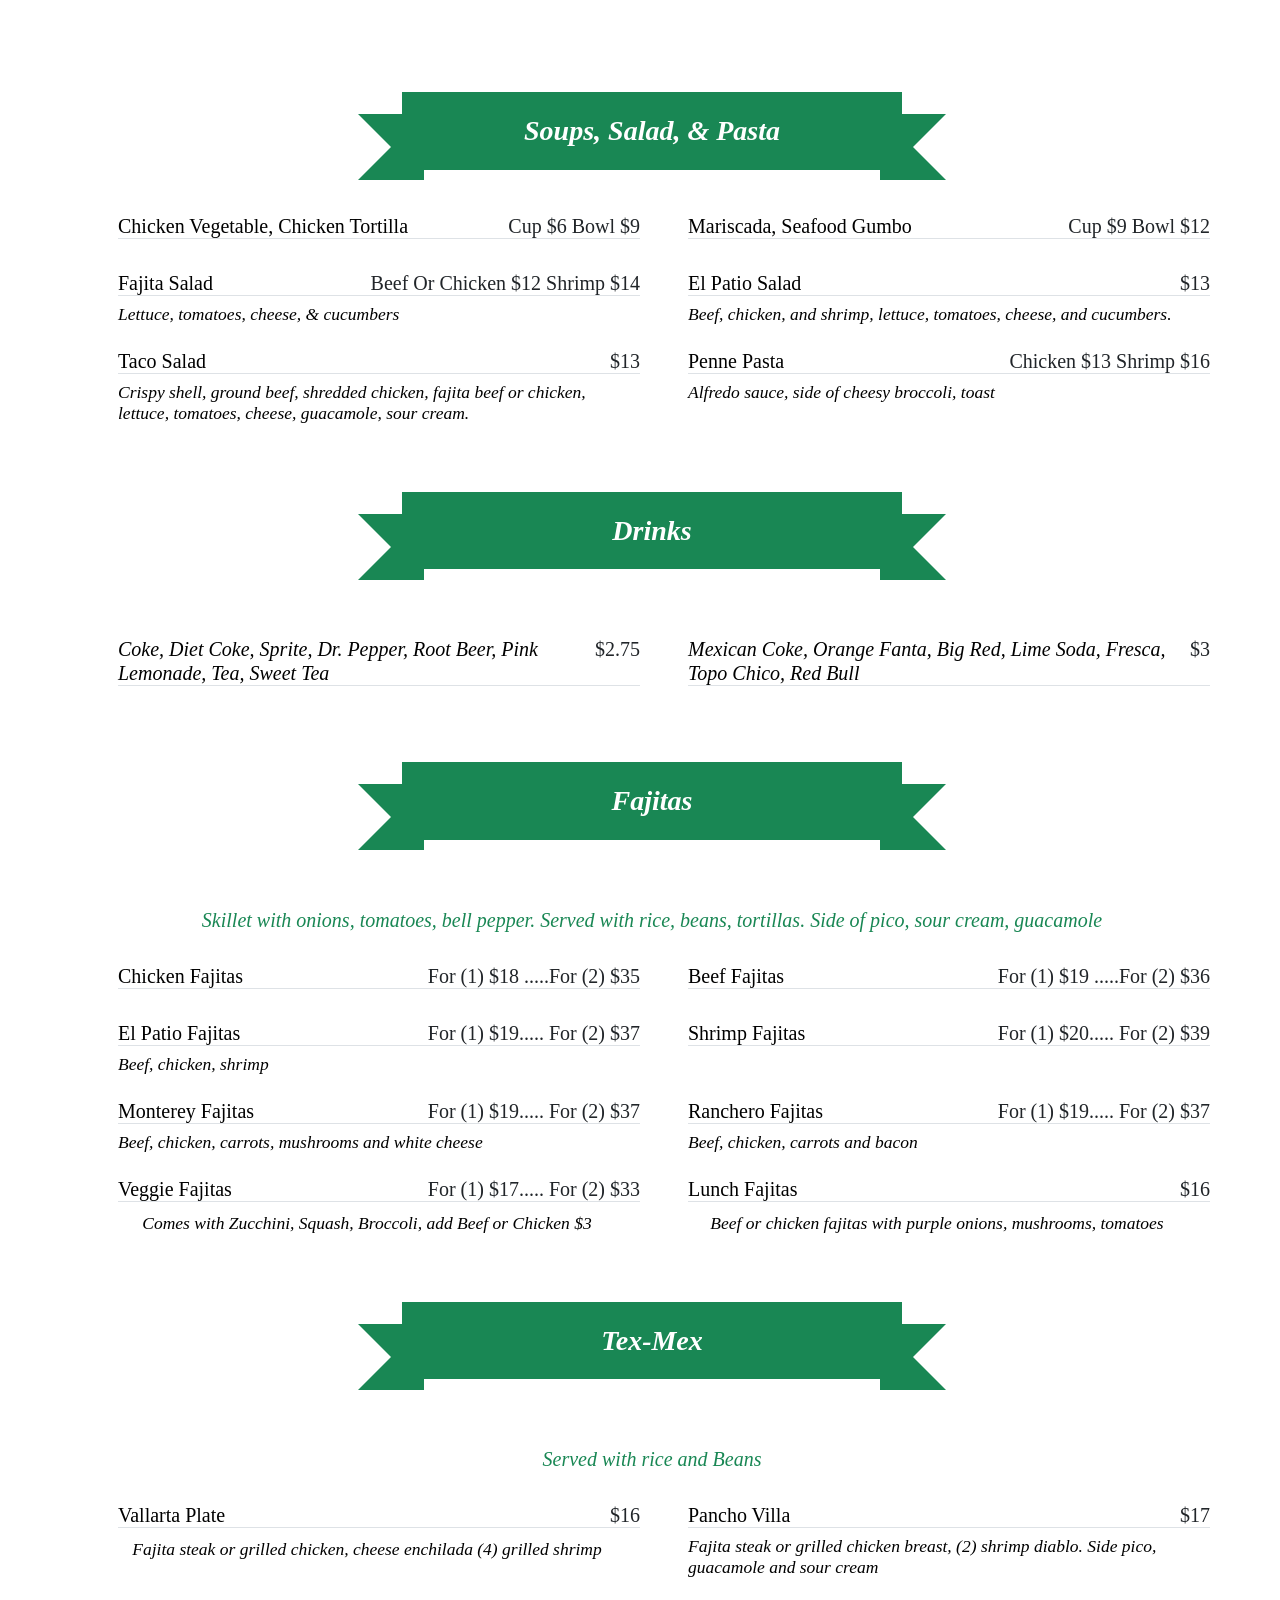
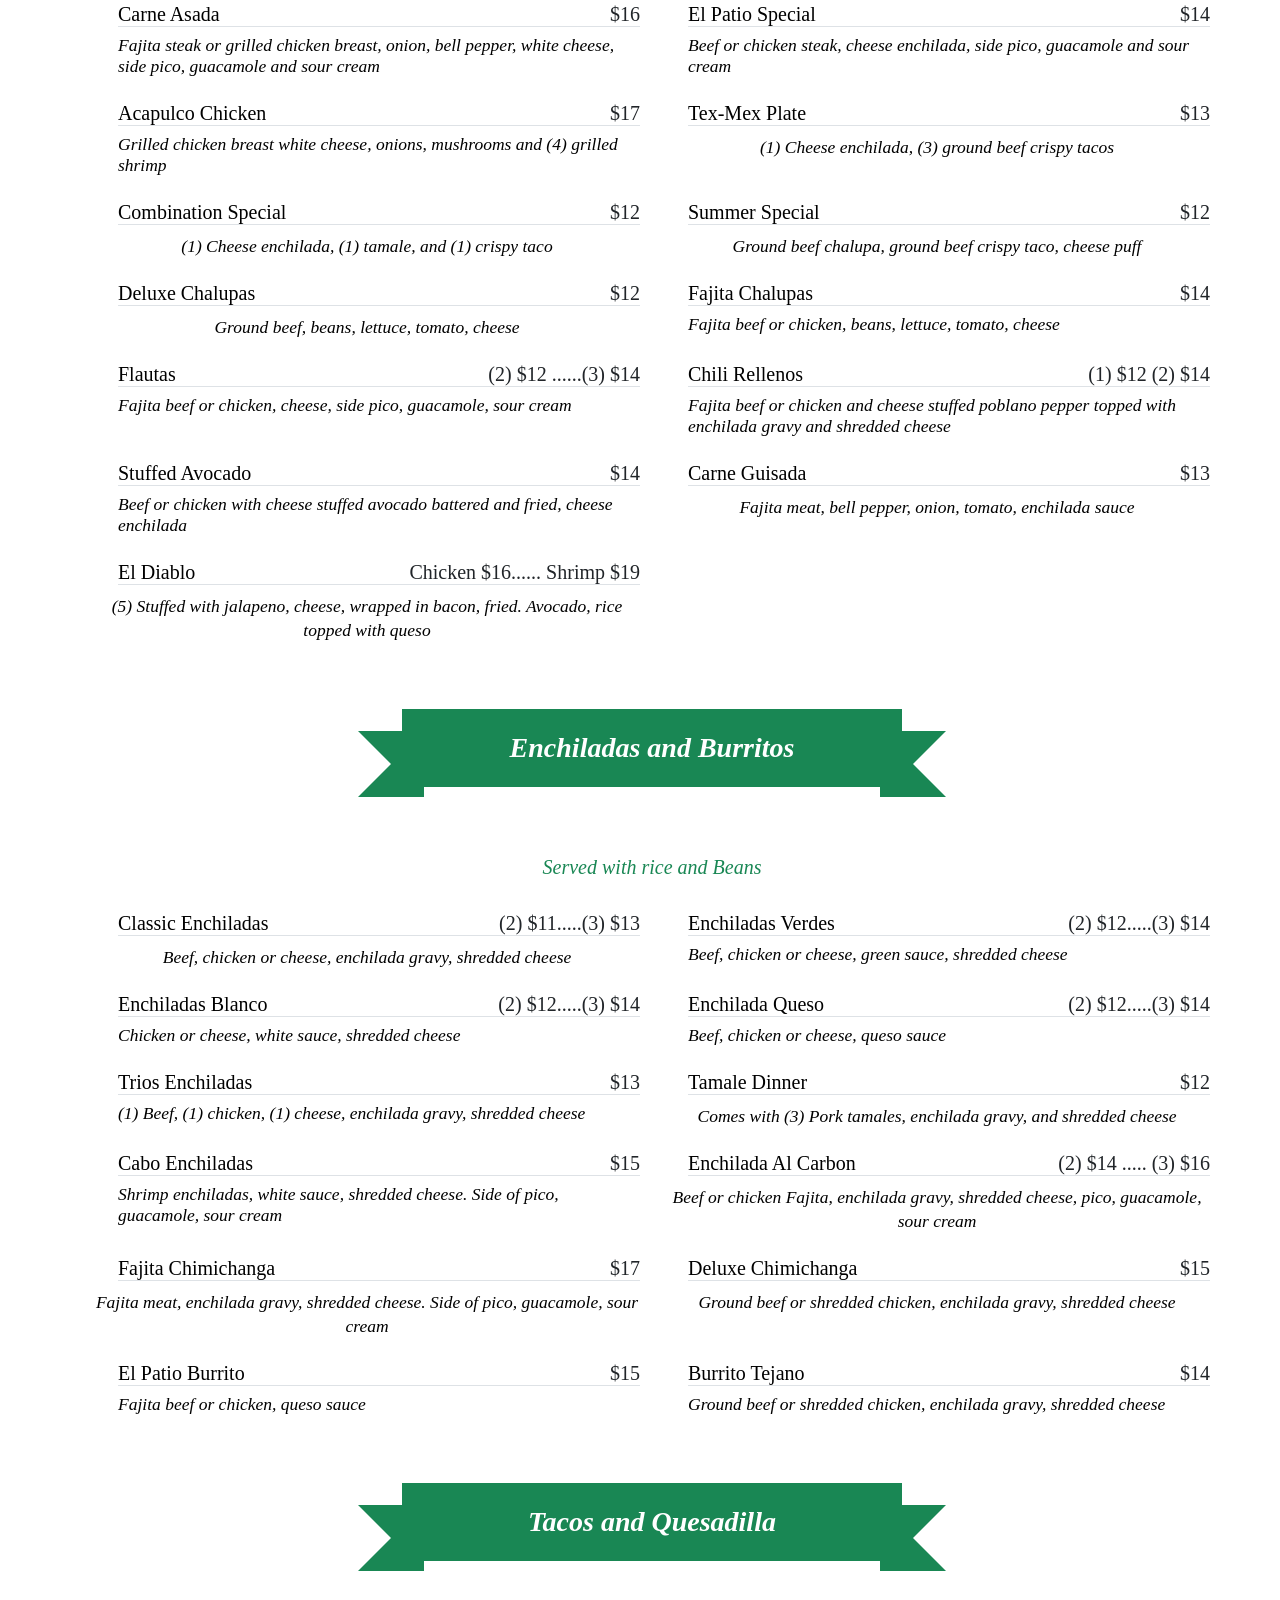
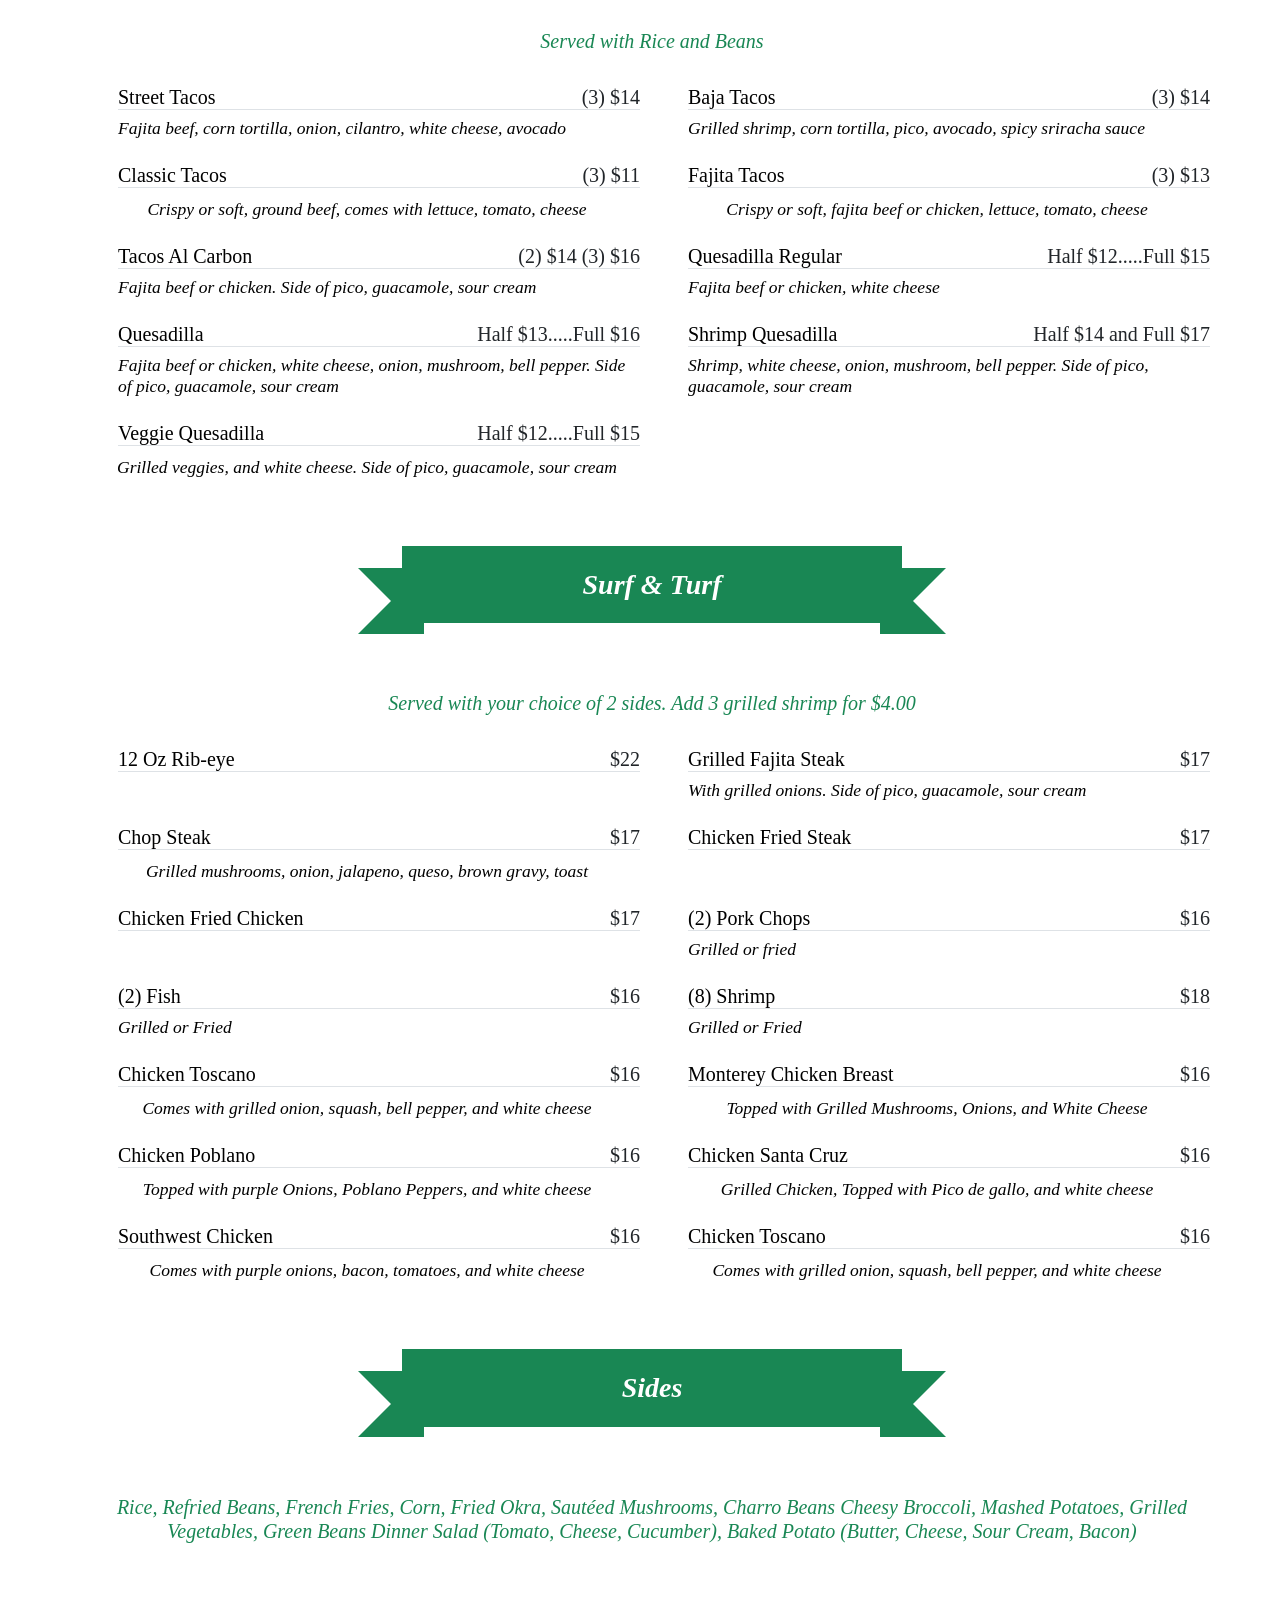
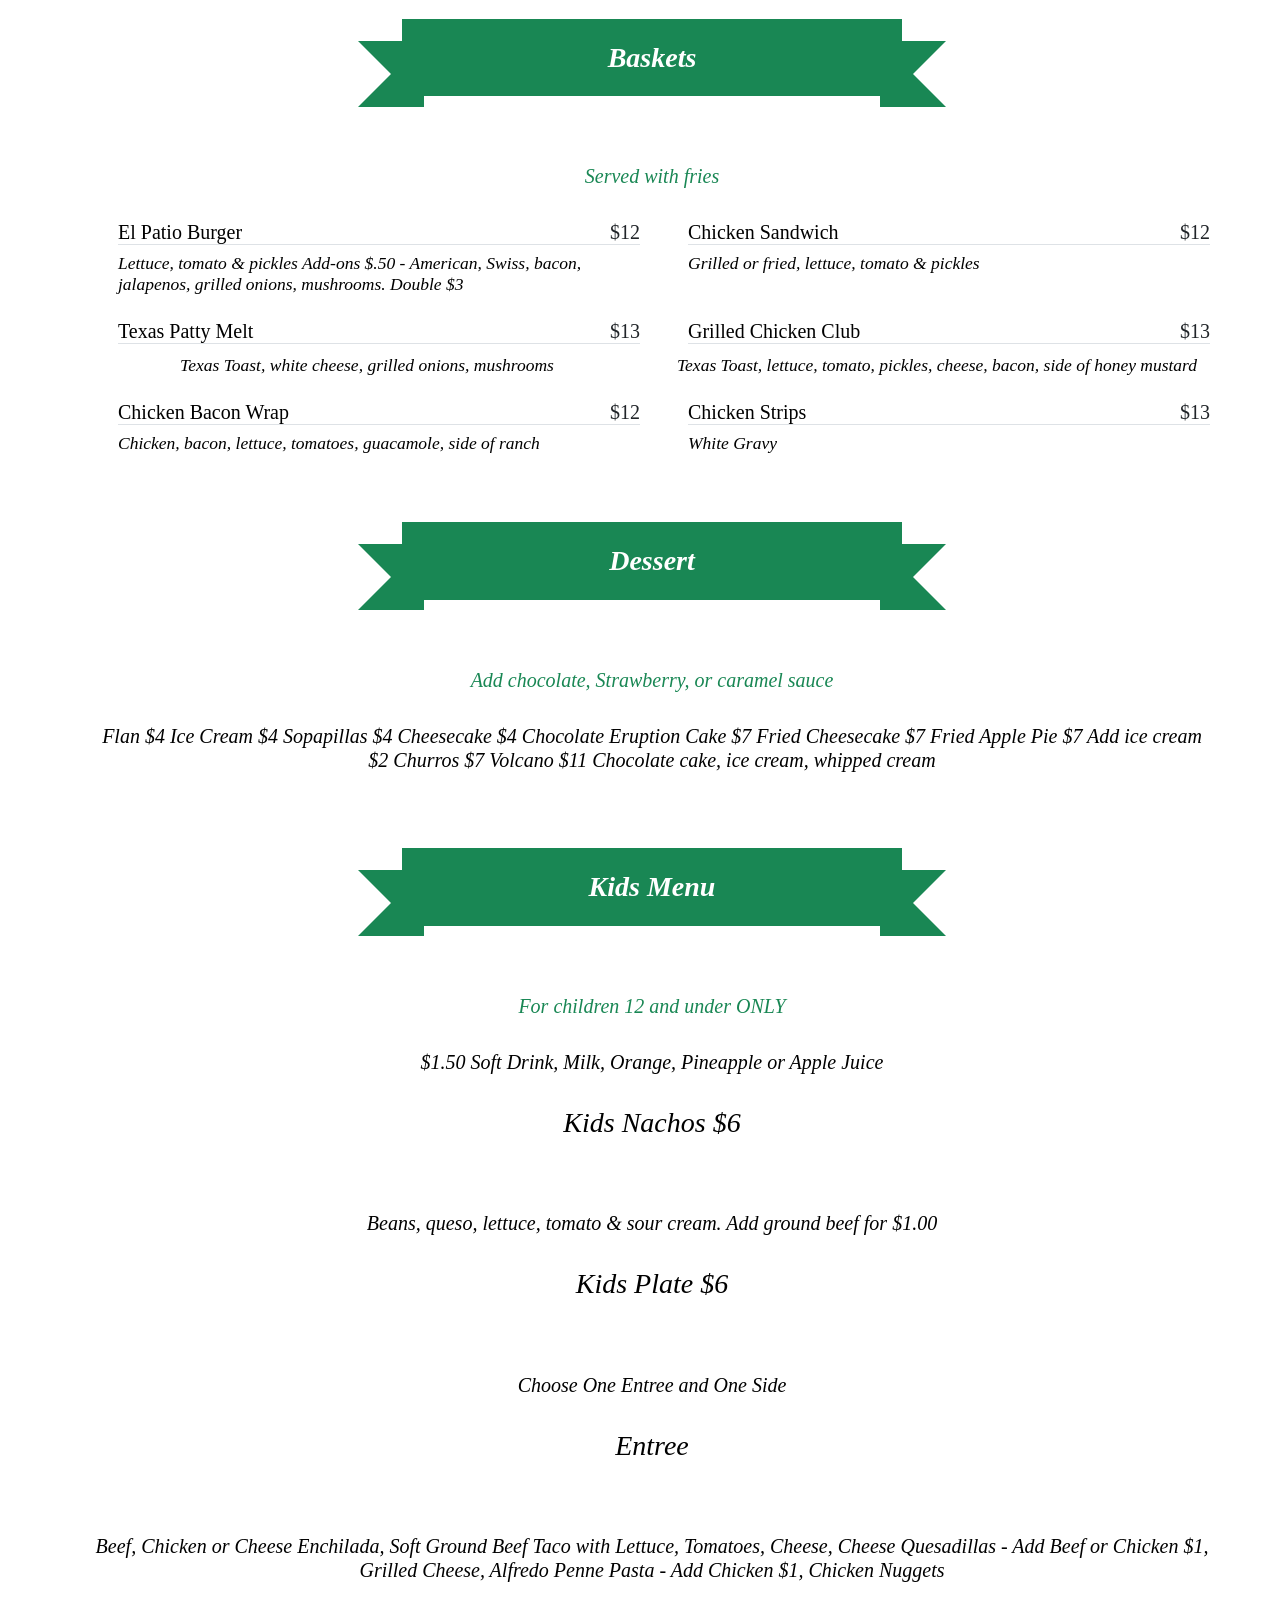
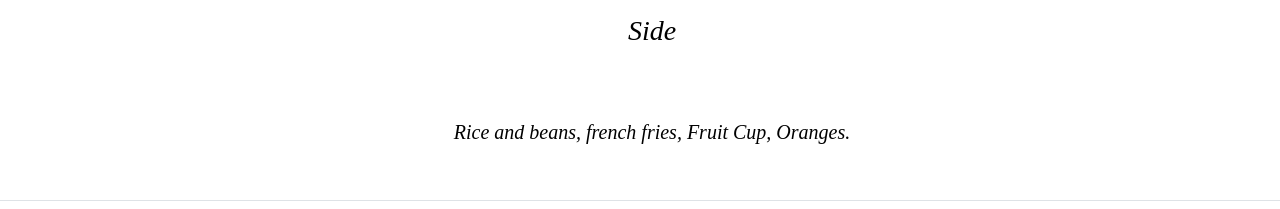
<file: Menu.html>
<!DOCTYPE html>
<html lang="en">
<head>
    <meta charset="UTF-8">
    <meta name="viewport" content="width=device-width, initial-scale=1.0">
    <title>Full Menu</title>
    <!-- Template StyleSheet -->
    <link rel="stylesheet" href="Menu.css">


     <!-- Customized Bootstrap Stylesheet -->
     <link href="https://cdn.jsdelivr.net/npm/bootstrap@5.3.2/dist/css/bootstrap.min.css" rel="stylesheet">
</head>
<body>

    <h5 class="d-flex justify-content-center border-bottom pd-2 ps-4">
    <div class="container--xxl py-5">
<div class="container">
    <div class="text-center wow fadeInup">
        <div class="ribbon">
        <strong class="ribbon-content fst-italic text-white fs-3">Soups, Salad, & Pasta</strong>
        
        </div>
    </div>
<div class="tab-class text-center wow fadeInup" data-wow-delay="0.1s">

             <div class="tab-content">
          <div class="tab-pane fade show p-0 active">
        <div class="row g-4">
      <div class="col-lg-6">
    <div class="d-flex align-items-center">
  <div class="w-100 d-flex flex-column text-start ps-4">
    <h5 class="d-flex justify-content-between border-bottom pd-2">
        <span>Chicken Vegetable, Chicken Tortilla</span>
        <span class="text-dark">Cup $6 Bowl $9</span>
    </h5>
 </div>
</div>
</div>
<div class="col-lg-6">
<div class="d-flex align-items-center">
<div class="w-100 d-flex flex-column text-start ps-4">
    <h5 class="d-flex justify-content-between border-bottom pd-2">
        <span>Mariscada, Seafood Gumbo</span>
        <span class="text-dark">Cup $9 Bowl $12</span>
    </h5>
    
</div>

</div>
</div>
<div class="col-lg-6">
<div class="d-flex align-items-center">
<div class="w-100 d-flex flex-column text-start ps-4">
    <h5 class="d-flex justify-content-between border-bottom pd-2">
        <span>Fajita Salad</span>
        <span class="text-dark">Beef Or Chicken $12 Shrimp $14</span>
    </h5>
    <small class="fst-italic">Lettuce, tomatoes, cheese, & cucumbers</small>
</div>

</div>
</div>
<div class="col-lg-6">
<div class="d-flex align-items-center">
<div class="w-100 d-flex flex-column text-start ps-4">
    <h5 class="d-flex justify-content-between border-bottom pd-2">
        <span>El Patio Salad</span>
        <span class="text-dark">$13</span>
    </h5>
    <small class="fst-italic">Beef, chicken, and shrimp, lettuce, tomatoes, cheese, and cucumbers.</small>
</div>

</div>
</div>
<div class="col-lg-6">
<div class="d-flex align-items-center">
<div class="w-100 d-flex flex-column text-start ps-4">
    <h5 class="d-flex justify-content-between border-bottom pd-2">
        <span>Taco Salad</span>
        <span class="text-dark">$13</span>
    </h5>
    <small class="fst-italic">Crispy shell, ground beef, shredded chicken, fajita beef or chicken, lettuce, tomatoes, cheese, guacamole, sour cream.</small>
</div>

</div>
</div>
<div class="col-lg-6">
<div class="d-flex align-items-center">
<div class="w-100 d-flex flex-column text-start ps-4">
    <h5 class="d-flex justify-content-between border-bottom pd-2">
        <span>Penne Pasta</span>
        <span class="text-dark">Chicken $13 Shrimp $16</span>
    </h5>
    <small class="fst-italic">Alfredo sauce, side of cheesy broccoli, toast</small>
</div>


</div>
</div>
<div class="text-center wow fadeInup">
    <div class="ribbon">
    <strong class="ribbon-content fst-italic text-white fs-3">Drinks</strong>
    
    </div>
</div>

<div class="col-lg-6">
   
<div class="d-flex align-items-center">
<div class="w-100 d-flex flex-column text-start ps-4">
    <h5 class="d-flex justify-content-between border-bottom pd-2">
        <span class="fst-italic">Coke, Diet Coke, Sprite, Dr. Pepper, Root Beer, Pink Lemonade, Tea, Sweet Tea</span>
        <span class="text-dark">$2.75</span>
    </h5>
     </div>
  </div>
</div>
<div class="col-lg-6">
<div class="d-flex align-items-center">
<div class="w-100 d-flex flex-column text-start ps-4">
    <h5 class="d-flex justify-content-between border-bottom pd-2">
        <span class="fst-italic">Mexican Coke, Orange Fanta, Big Red, Lime Soda, Fresca, Topo Chico, Red Bull</span>
        <span class="text-dark">$3</span>
    </h5>
   </div>
  </div>
</div>
<div class="text-center wow fadeInup">
    <div class="ribbon">
    <strong class="ribbon-content fst-italic text-white fs-3">Fajitas</strong>
    
    </div>
</div>
<h5 class="ff secondary text-center text-success fst-italic">
Skillet with onions, tomatoes, bell pepper. Served with rice, beans, tortillas. Side of pico, sour cream, guacamole
    </h5>

<div class="col-lg-6">
    <div class="d-flex align-items-center">
    <div class="w-100 d-flex flex-column text-start ps-4">
        <h5 class="d-flex justify-content-between border-bottom pd-2">
            <span>Chicken Fajitas</span>
            <span class="text-dark">For (1) $18 .....For (2) $35</span>
        </h5>
        </div>
        </div>
      
    </div>
    <div class="col-lg-6">
        <div class="d-flex align-items-center">
        <div class="w-100 d-flex flex-column text-start ps-4">
            <h5 class="d-flex justify-content-between border-bottom pd-2">
                <span>Beef Fajitas</span>
                <span class="text-dark">For (1) $19 .....For (2) $36</span>
            </h5>
            </div>
            </div>

        </div>
    <div class="col-lg-6">
    <div class="d-flex align-items-center">
    <div class="w-100 d-flex flex-column text-start ps-4">
        <h5 class="d-flex justify-content-between border-bottom pd-2">
            <span>El Patio Fajitas</span>
            <span class="text-dark">For (1) $19..... For (2) $37</span>
        </h5>
        <small class="fst-italic">Beef, chicken, shrimp</small>
    </div>
    
    </div>
    </div>
    <div class="col-lg-6">
    <div class="d-flex align-items-center">
    <div class="w-100 d-flex flex-column text-start ps-4">
        <h5 class="d-flex justify-content-between border-bottom pd-2">
            <span>Shrimp Fajitas</span>
            <span class="text-dark">For (1) $20..... For (2) $39</span>
        </h5>
        <small class="fst-italic"></small>
    </div>
    
    </div>
    </div>
    <div class="col-lg-6">
    <div class="d-flex align-items-center">
    <div class="w-100 d-flex flex-column text-start ps-4">
        <h5 class="d-flex justify-content-between border-bottom pd-2">
            <span>Monterey Fajitas</span>
            <span class="text-dark">For (1) $19..... For (2) $37</span>
        </h5>
        <small class="fst-italic">Beef, chicken, carrots, mushrooms and white cheese</small>
    </div>
    
    </div>
    </div>
    <div class="col-lg-6">
    <div class="d-flex align-items-center">
    <div class="w-100 d-flex flex-column text-start ps-4">
        <h5 class="d-flex justify-content-between border-bottom pd-2">
            <span>Ranchero Fajitas</span>
            <span class="text-dark">For (1) $19..... For (2) $37</span>
        </h5>
        <small class="fst-italic">Beef, chicken, carrots and bacon</small>
    </div>
    
    </div>
    </div>
    <div class="col-lg-6">
    <div class="d-flex align-items-center">
    <div class="w-100 d-flex flex-column text-start ps-4">
        <h5 class="d-flex justify-content-between border-bottom pd-2">
            <span>Veggie Fajitas</span>
            <span class="text-dark">For (1) $17..... For (2) $33</span>
        </h5>
         </div>
      </div>
      <small class="fst-italic">Comes with Zucchini, Squash, Broccoli, add Beef or Chicken $3</small>
    </div>
    <div class="col-lg-6">
    <div class="d-flex align-items-center">
    <div class="w-100 d-flex flex-column text-start ps-4">
        <h5 class="d-flex justify-content-between border-bottom pd-2">
            <span>Lunch Fajitas</span>
            <span class="text-dark">$16</span>
        </h5>
       </div>
      </div>
      <small class="fst-italic">Beef or chicken fajitas with purple onions, mushrooms, tomatoes</small>
    </div>
    <div class="text-center wow fadeInup">
        <div class="ribbon">
        <strong class="ribbon-content fst-italic text-white fs-3">Tex-Mex</strong>
        
        </div>
    </div>
    <h5 class="ff secondary text-center text-success fst-italic">Served with rice and Beans</h5>
<div class="col-lg-6">
    <div class="d-flex align-items-center">
    <div class="w-100 d-flex flex-column text-start ps-4">
        <h5 class="d-flex justify-content-between border-bottom pd-2">
            <span>Vallarta Plate</span>
            <span class="text-dark">$16</span>
        </h5>
        </div>
        </div>
        <small class="fst-italic">Fajita steak or grilled chicken, cheese enchilada (4) grilled shrimp</small>
    </div>
    <div class="col-lg-6">
    <div class="d-flex align-items-center">
    <div class="w-100 d-flex flex-column text-start ps-4">
        <h5 class="d-flex justify-content-between border-bottom pd-2">
            <span>Pancho Villa</span>
            <span class="text-dark">$17</span>
        </h5>
        <small class="fst-italic">Fajita steak or grilled chicken breast, (2) shrimp diablo. Side pico, guacamole and sour cream</small>
    </div>
    
    </div>
    </div>
    <div class="col-lg-6">
    <div class="d-flex align-items-center">
    <div class="w-100 d-flex flex-column text-start ps-4">
        <h5 class="d-flex justify-content-between border-bottom pd-2">
            <span>Carne Asada</span>
            <span class="text-dark">$16</span>
        </h5>
        <small class="fst-italic">Fajita steak or grilled chicken breast, onion, bell pepper, white cheese, side pico,
            guacamole and sour cream</small>
    </div>
    
    </div>
    </div>
    <div class="col-lg-6">
    <div class="d-flex align-items-center">
    <div class="w-100 d-flex flex-column text-start ps-4">
        <h5 class="d-flex justify-content-between border-bottom pd-2">
            <span>El Patio Special</span>
            <span class="text-dark">$14</span>
        </h5>
        <small class="fst-italic">Beef or chicken steak, cheese enchilada, side pico, guacamole and sour cream</small>
    </div>
    
    </div>
    </div>
    <div class="col-lg-6">
    <div class="d-flex align-items-center">
    <div class="w-100 d-flex flex-column text-start ps-4">
        <h5 class="d-flex justify-content-between border-bottom pd-2">
            <span>Acapulco Chicken</span>
            <span class="text-dark">$17</span>
        </h5>
        <small class="fst-italic">Grilled chicken breast white cheese, onions, mushrooms and (4) grilled shrimp</small>
    </div>
    
    </div>
    </div>
    <div class="col-lg-6">
    <div class="d-flex align-items-center">
    <div class="w-100 d-flex flex-column text-start ps-4">
        <h5 class="d-flex justify-content-between border-bottom pd-2">
            <span>Tex-Mex Plate</span>
            <span class="text-dark">$13</span>
        </h5>
        </div>
      </div>
      <small class="fst-italic">(1) Cheese enchilada, (3) ground beef crispy tacos</small>
    </div>
    <div class="col-lg-6">
    <div class="d-flex align-items-center">
    <div class="w-100 d-flex flex-column text-start ps-4">
        <h5 class="d-flex justify-content-between border-bottom pd-2">
            <span>Combination Special</span>
            <span class="text-dark">$12</span>
        </h5>
       </div>
      </div>
      <small class="fst-italic">(1) Cheese enchilada, (1) tamale, and (1) crispy taco</small>
    </div>
    <div class="col-lg-6">
        <div class="d-flex align-items-center">
        <div class="w-100 d-flex flex-column text-start ps-4">
            <h5 class="d-flex justify-content-between border-bottom pd-2">
                <span>Summer Special</span>
                <span class="text-dark">$12</span>
            </h5>
           </div>
          </div>
          <small class="fst-italic">Ground beef chalupa, ground beef crispy taco, cheese puff</small>
        </div>
   
    <div class="col-lg-6">
        <div class="d-flex align-items-center">
        <div class="w-100 d-flex flex-column text-start ps-4">
            <h5 class="d-flex justify-content-between border-bottom pd-2">
                <span>Deluxe Chalupas</span>
                <span class="text-dark">$12</span>
            </h5>
            </div>
            </div>
            <small class="fst-italic">Ground beef, beans, lettuce, tomato, cheese</small>
        </div>
        <div class="col-lg-6">
        <div class="d-flex align-items-center">
        <div class="w-100 d-flex flex-column text-start ps-4">
            <h5 class="d-flex justify-content-between border-bottom pd-2">
                <span>Fajita Chalupas</span>
                <span class="text-dark">$14</span>
            </h5>
            <small class="fst-italic">Fajita beef or chicken, beans, lettuce, tomato, cheese</small>
        </div>
        
        </div>
        </div>
        <div class="col-lg-6">
        <div class="d-flex align-items-center">
        <div class="w-100 d-flex flex-column text-start ps-4">
            <h5 class="d-flex justify-content-between border-bottom pd-2">
                <span>Flautas</span>
                <span class="text-dark">(2) $12 ......(3) $14</span>
            </h5>
            <small class="fst-italic">Fajita beef or chicken, cheese, side pico, guacamole, sour cream</small>
        </div>
        
        </div>
        </div>
        <div class="col-lg-6">
        <div class="d-flex align-items-center">
        <div class="w-100 d-flex flex-column text-start ps-4">
            <h5 class="d-flex justify-content-between border-bottom pd-2">
                <span>Chili Rellenos</span>
                <span class="text-dark">(1) $12 (2) $14</span>
            </h5>
            <small class="fst-italic">Fajita beef or chicken and cheese stuffed poblano pepper topped with enchilada gravy and shredded cheese</small>
        </div>
        
        </div>
        </div>
        <div class="col-lg-6">
        <div class="d-flex align-items-center">
        <div class="w-100 d-flex flex-column text-start ps-4">
            <h5 class="d-flex justify-content-between border-bottom pd-2">
                <span>Stuffed Avocado</span>
                <span class="text-dark">$14</span>
            </h5>
            <small class="fst-italic">Beef or chicken with cheese stuffed avocado battered and fried, cheese enchilada</small>
        </div>
        
        </div>
        </div>
        <div class="col-lg-6">
        <div class="d-flex align-items-center">
        <div class="w-100 d-flex flex-column text-start ps-4">
            <h5 class="d-flex justify-content-between border-bottom pd-2">
                <span>Carne Guisada</span>
                <span class="text-dark">$13</span>
            </h5>
            </div>
          </div>
          <small class="fst-italic">Fajita meat, bell pepper, onion, tomato, enchilada sauce</small>
        </div>
        <div class="col-lg-6">
        <div class="d-flex align-items-center">
        <div class="w-100 d-flex flex-column text-start ps-4">
            <h5 class="d-flex justify-content-between border-bottom pd-2">
                <span>El Diablo</span>
                <span class="text-dark">Chicken $16...... Shrimp $19</span>
            </h5>
           </div>
          </div>
          <small class="fst-italic">(5) Stuffed with jalapeno, cheese, wrapped in bacon, fried. Avocado, rice topped with queso</small>
        </div>
        <div class="text-center wow fadeInup">
            <div class="ribbon">
            <strong class="ribbon-content fst-italic text-white fs-3">Enchiladas and Burritos</strong>
            
            </div>
        </div>
        <h5 class="ff secondary text-center text-success fst-italic">Served with rice and Beans</h5>
        <div class="col-lg-6">
            <div class="d-flex align-items-center ps-4">
            <div class="w-100 d-flex flex-column text-start">
                <h5 class="d-flex justify-content-between border-bottom pd-2">
                    <span>Classic Enchiladas</span>
                    <span class="text-dark">(2) $11.....(3) $13</span>
                </h5>
                </div>
                </div>
                <small class="fst-italic">Beef, chicken or cheese, enchilada gravy, shredded cheese</small>
            </div>
            <div class="col-lg-6">
            <div class="d-flex align-items-center">
            <div class="w-100 d-flex flex-column text-start ps-4">
                <h5 class="d-flex justify-content-between border-bottom pd-2">
                    <span>Enchiladas Verdes</span>
                    <span class="text-dark">(2) $12.....(3) $14</span>
                </h5>
                <small class="fst-italic">Beef, chicken or cheese, green sauce, shredded cheese</small>
            </div>
            
            </div>
            </div>
            <div class="col-lg-6">
            <div class="d-flex align-items-center">
            <div class="w-100 d-flex flex-column text-start ps-4">
                <h5 class="d-flex justify-content-between border-bottom pd-2">
                    <span>Enchiladas Blanco</span>
                    <span class="text-dark">(2) $12.....(3) $14</span>
                </h5>
                <small class="fst-italic">Chicken or cheese, white sauce, shredded cheese</small>
            </div>
            
            </div>
            </div>
            <div class="col-lg-6">
            <div class="d-flex align-items-center">
            <div class="w-100 d-flex flex-column text-start ps-4">
                <h5 class="d-flex justify-content-between border-bottom pd-2">
                    <span>Enchilada Queso</span>
                    <span class="text-dark">(2) $12.....(3) $14</span>
                </h5>
                <small class="fst-italic">Beef, chicken or cheese, queso sauce</small>
            </div>
            
            </div>
            </div>
            <div class="col-lg-6">
            <div class="d-flex align-items-center">
            <div class="w-100 d-flex flex-column text-start ps-4">
                <h5 class="d-flex justify-content-between border-bottom pd-2">
                    <span>Trios Enchiladas</span>
                    <span class="text-dark">$13</span>
                </h5>
                <small class="fst-italic">(1) Beef, (1) chicken, (1) cheese, enchilada gravy, shredded cheese</small>
            </div>
            
            </div>
            </div>
            <div class="col-lg-6">
            <div class="d-flex align-items-center">
            <div class="w-100 d-flex flex-column text-start ps-4">
                <h5 class="d-flex justify-content-between border-bottom pd-2">
                    <span>Tamale Dinner</span>
                    <span class="text-dark">$12</span>
                </h5>
                 </div>
              </div>
              <small class="fst-italic">Comes with (3) Pork tamales, enchilada gravy, and shredded cheese</small>
            </div>
            <div class="col-lg-6">
                <div class="d-flex align-items-center">
                <div class="w-100 d-flex flex-column text-start ps-4">
                    <h5 class="d-flex justify-content-between border-bottom pd-2">
                        <span>Cabo Enchiladas</span>
                        <span class="text-dark">$15</span>
                    </h5>
                    <small class="fst-italic">Shrimp enchiladas, white sauce, shredded cheese. Side of pico, guacamole, sour cream</small>
                </div>
                
                </div>
                </div>
                <div class="col-lg-6">
                <div class="d-flex align-items-center">
                <div class="w-100 d-flex flex-column text-start ps-4">
                    <h5 class="d-flex justify-content-between border-bottom pd-2">
                        <span>Enchilada Al Carbon</span>
                        <span class="text-dark">(2) $14 ..... (3) $16</span>
                    </h5>
                    </div>
                  </div>
                  <small class="fst-italic">Beef or chicken Fajita, enchilada gravy, shredded cheese, pico, guacamole, sour cream</small>
                </div>
                <div class="col-lg-6">
                <div class="d-flex align-items-center">
                <div class="w-100 d-flex flex-column text-start ps-4">
                    <h5 class="d-flex justify-content-between border-bottom pd-2">
                        <span>Fajita Chimichanga</span>
                        <span class="text-dark">$17</span>
                    </h5>
                   </div>
                  </div>
                  <small class="fst-italic">Fajita meat, enchilada gravy, shredded cheese. Side of pico, guacamole, sour cream</small>
                </div>
                <div class="col-lg-6">
                    <div class="d-flex align-items-center">
                    <div class="w-100 d-flex flex-column text-start ps-4">
                        <h5 class="d-flex justify-content-between border-bottom pd-2">
                            <span>Deluxe Chimichanga</span>
                            <span class="text-dark">$15</span>
                        </h5>
                        </div>
                        </div>
                        <small class="fst-italic">Ground beef or shredded chicken, enchilada gravy, shredded cheese</small>
                    </div>
                    <div class="col-lg-6">
                    <div class="d-flex align-items-center">
                    <div class="w-100 d-flex flex-column text-start ps-4">
                        <h5 class="d-flex justify-content-between border-bottom pd-2">
                            <span>El Patio Burrito</span>
                            <span class="text-dark">$15</span>
                        </h5>
                        <small class="fst-italic">Fajita beef or chicken, queso sauce</small>
                    </div>
                    
                    </div>
                    </div>
                    <div class="col-lg-6">
                    <div class="d-flex align-items-center">
                    <div class="w-100 d-flex flex-column text-start ps-4">
                        <h5 class="d-flex justify-content-between border-bottom pd-2">
                            <span>Burrito Tejano</span>
                            <span class="text-dark">$14</span>
                        </h5>
                        <small class="fst-italic">Ground beef or shredded chicken, enchilada gravy, shredded cheese</small>
                    </div>
                    
                    </div>
                    </div>
                    <div class="text-center wow fadeInup">
                        <div class="ribbon">
                        <strong class="ribbon-content fst-italic text-white fs-3">Tacos and Quesadilla</strong>
                        
                        </div>
                    </div>
                    <h5 class="ff secondary text-center text-success fst-italic">Served with Rice and Beans</h5>
                    <div class="col-lg-6">
                    <div class="d-flex align-items-center">
                    <div class="w-100 d-flex flex-column text-start ps-4">
                        <h5 class="d-flex justify-content-between border-bottom pd-2">
                            <span>Street Tacos</span>
                            <span class="text-dark">(3) $14</span>
                        </h5>
                        <small class="fst-italic">Fajita beef, corn tortilla, onion, cilantro, white cheese, avocado</small>
                    </div>
                    
                    </div>
                    </div>
                    <div class="col-lg-6">
                    <div class="d-flex align-items-center">
                    <div class="w-100 d-flex flex-column text-start ps-4">
                        <h5 class="d-flex justify-content-between border-bottom pd-2">
                            <span>Baja Tacos</span>
                            <span class="text-dark">(3) $14</span>
                        </h5>
                        <small class="fst-italic">Grilled shrimp, corn tortilla, pico, avocado, spicy sriracha sauce</small>
                    </div>
                    
                    </div>
                    </div>
                    <div class="col-lg-6">
                    <div class="d-flex align-items-center">
                    <div class="w-100 d-flex flex-column text-start ps-4">
                        <h5 class="d-flex justify-content-between border-bottom pd-2">
                            <span>Classic Tacos</span>
                            <span class="text-dark">(3) $11</span>
                        </h5>
                         </div>
                      </div>
                      <small class="fst-italic">Crispy or soft, ground beef, comes with lettuce, tomato, cheese</small>
                    </div>
                    <div class="col-lg-6">
                        <div class="d-flex align-items-center">
                        <div class="w-100 d-flex flex-column text-start ps-4">
                            <h5 class="d-flex justify-content-between border-bottom pd-2">
                                <span>Fajita Tacos</span>
                                <span class="text-dark">(3) $13</span>
                            </h5>
                            </div>
                            </div>
                            <small class="fst-italic">Crispy or soft, fajita beef or chicken, lettuce, tomato, cheese</small>
                        </div>
                        <div class="col-lg-6">
                        <div class="d-flex align-items-center">
                        <div class="w-100 d-flex flex-column text-start ps-4">
                            <h5 class="d-flex justify-content-between border-bottom pd-2">
                                <span>Tacos Al Carbon</span>
                                <span class="text-dark">(2) $14 (3) $16</span>
                            </h5>
                            <small class="fst-italic">Fajita beef or chicken. Side of pico, guacamole, sour cream</small>
                        </div>
                        
                        </div>
                        </div>
                        <div class="col-lg-6">
                        <div class="d-flex align-items-center">
                        <div class="w-100 d-flex flex-column text-start ps-4">
                            <h5 class="d-flex justify-content-between border-bottom pd-2">
                                <span>Quesadilla Regular</span>
                                <span class="text-dark"> Half $12.....Full $15</span>
                            </h5>
                            <small class="fst-italic">Fajita beef or chicken, white cheese</small>
                        </div>
                        
                        </div>
                        </div>
                        
                        <div class="col-lg-6">
                        <div class="d-flex align-items-center">
                        <div class="w-100 d-flex flex-column text-start ps-4">
                            <h5 class="d-flex justify-content-between border-bottom pd-2">
                                <span>Quesadilla</span>
                                <span class="text-dark"> Half $13.....Full $16</span>
                            </h5>
                            <small class="fst-italic">Fajita beef or chicken, white cheese, onion, mushroom, bell pepper. Side of pico, guacamole, sour cream</small>
                        </div>
                        
                        </div>
                        </div>
                        <div class="col-lg-6">
                        <div class="d-flex align-items-center">
                        <div class="w-100 d-flex flex-column text-start ps-4">
                            <h5 class="d-flex justify-content-between border-bottom pd-2">
                                <span>Shrimp Quesadilla</span>
                                <span class="text-dark">Half $14 and Full $17</span>
                            </h5>
                            <small class="fst-italic">Shrimp, white cheese, onion, mushroom, bell pepper. Side of pico, guacamole, sour cream</small>
                        </div>
                        
                        </div>
                        </div>
                        <div class="col-lg-6">
                        <div class="d-flex align-items-center">
                        <div class="w-100 d-flex flex-column text-start ps-4">
                            <h5 class="d-flex justify-content-between border-bottom pd-2">
                                <span>Veggie Quesadilla</span>
                                <span class="text-dark"> Half $12.....Full $15</span>
                            </h5>
                             </div>
                          </div>
                          <small class="fst-italic">Grilled veggies, and white cheese. Side of pico, guacamole, sour cream</small>
                        </div>
                        <div class="text-center wow fadeInup">
                            <div class="ribbon">
                            <strong class="ribbon-content fst-italic text-white fs-3">Surf & Turf</strong>
                            
                            </div>
                        </div>
                     <h5 class="ff secondary text-center text-success fst-italic">Served with your choice of 2 sides. Add 3 grilled shrimp for $4.00</h5>
                        <div class="col-lg-6">
                            <div class="d-flex align-items-center">
                            <div class="w-100 d-flex flex-column text-start ps-4">
                                <h5 class="d-flex justify-content-between border-bottom pd-2">
                                    <span>12 Oz Rib-eye</span>
                                    <span class="text-dark">$22</span>
                                </h5>
                            </div>
                            
                            </div>
                            </div>
                            <div class="col-lg-6">
                            <div class="d-flex align-items-center">
                            <div class="w-100 d-flex flex-column text-start ps-4">
                                <h5 class="d-flex justify-content-between border-bottom pd-2">
                                    <span>Grilled Fajita Steak</span>
                                    <span class="text-dark">$17</span>
                                </h5>
                                <small class="fst-italic">With grilled onions. Side of pico, guacamole, sour cream</small>
                            </div>
                            
                            </div>
                            </div>
                            <div class="col-lg-6">
                            <div class="d-flex align-items-center">
                            <div class="w-100 d-flex flex-column text-start ps-4">
                                <h5 class="d-flex justify-content-between border-bottom pd-2">
                                    <span>Chop Steak</span>
                                    <span class="text-dark">$17</span>
                                </h5>
                                 </div>
                              </div>
                              <small class="fst-italic">Grilled mushrooms, onion, jalapeno, queso, brown gravy, toast</small>
                            </div>
                            <div class="col-lg-6">
                                <div class="d-flex align-items-center">
                                <div class="w-100 d-flex flex-column text-start ps-4">
                                    <h5 class="d-flex justify-content-between border-bottom pd-2">
                                        <span>Chicken Fried Steak</span>
                                        <span class="text-dark">$17</span>
                                    </h5>
                                    </div>
                                    </div>
                                </div>
                                <div class="col-lg-6">
                                <div class="d-flex align-items-center">
                                <div class="w-100 d-flex flex-column text-start ps-4">
                                    <h5 class="d-flex justify-content-between border-bottom pd-2">
                                        <span>Chicken Fried Chicken</span>
                                        <span class="text-dark">$17</span>
                                    </h5>
                                </div>
                                
                                </div>
                                </div>
                                <div class="col-lg-6">
                                <div class="d-flex align-items-center">
                                <div class="w-100 d-flex flex-column text-start ps-4">
                                    <h5 class="d-flex justify-content-between border-bottom pd-2">
                                        <span>(2) Pork Chops</span>
                                        <span class="text-dark">$16</span>
                                    </h5>
                                    <small class="fst-italic">Grilled or fried</small>
                                </div>
                                
                                </div>
                                </div>
                                
                                <div class="col-lg-6">
                                <div class="d-flex align-items-center">
                                <div class="w-100 d-flex flex-column text-start ps-4">
                                    <h5 class="d-flex justify-content-between border-bottom pd-2">
                                        <span>(2) Fish</span>
                                        <span class="text-dark">$16</span>
                                    </h5>
                                    <small class="fst-italic">Grilled or Fried</small>
                                </div>
                                
                                </div>
                                </div>
                                <div class="col-lg-6">
                                <div class="d-flex align-items-center">
                                <div class="w-100 d-flex flex-column text-start ps-4">
                                    <h5 class="d-flex justify-content-between border-bottom pd-2">
                                        <span>(8) Shrimp</span>
                                        <span class="text-dark">$18</span>
                                    </h5>
                                    <small class="fst-italic">Grilled or Fried</small>
                                </div>
                                
                                </div>
                                </div>
                                <div class="col-lg-6">
                                <div class="d-flex align-items-center">
                                <div class="w-100 d-flex flex-column text-start ps-4">
                                    <h5 class="d-flex justify-content-between border-bottom pd-2">
                                        <span>Chicken Toscano</span>
                                        <span class="text-dark">$16</span>
                                    </h5>
                                     </div>
                                  </div>
                                  <small class="fst-italic">Comes with grilled onion, squash, bell pepper, and white cheese</small>
                                </div>
                                <div class="col-lg-6">
                                    <div class="d-flex align-items-center">
                                    <div class="w-100 d-flex flex-column text-start ps-4">
                                        <h5 class="d-flex justify-content-between border-bottom pd-2">
                                            <span>Monterey Chicken Breast</span>
                                            <span class="text-dark">$16</span>
                                        </h5>
                                         </div>
                                      </div>
                                      <small class="fst-italic">Topped with Grilled Mushrooms, Onions, and White Cheese</small>
                                    </div>
                                    <div class="col-lg-6">
                                        <div class="d-flex align-items-center">
                                        <div class="w-100 d-flex flex-column text-start ps-4">
                                            <h5 class="d-flex justify-content-between border-bottom pd-2">
                                                <span>Chicken Poblano</span>
                                                <span class="text-dark">$16</span>
                                            </h5>
                                             </div>
                                          </div>
                                          <small class="fst-italic">Topped with purple Onions, Poblano Peppers, and white cheese</small>
                                        </div>
                                        <div class="col-lg-6">
                                            <div class="d-flex align-items-center">
                                            <div class="w-100 d-flex flex-column text-start ps-4">
                                                <h5 class="d-flex justify-content-between border-bottom pd-2">
                                                    <span>Chicken Santa Cruz</span>
                                                    <span class="text-dark">$16</span>
                                                </h5>
                                                 </div>
                                              </div>
                                              <small class="fst-italic">Grilled Chicken, Topped with Pico de gallo, and white cheese</small>
                                            </div>
                                            <div class="col-lg-6">
                                                <div class="d-flex align-items-center">
                                                <div class="w-100 d-flex flex-column text-start ps-4">
                                                    <h5 class="d-flex justify-content-between border-bottom pd-2">
                                                        <span>Southwest Chicken</span>
                                                        <span class="text-dark">$16</span>
                                                    </h5>
                                                     </div>
                                                  </div>
                                                  <small class="fst-italic">Comes with purple onions, bacon, tomatoes, and white cheese</small>
                                                </div>
                                                <div class="col-lg-6">
                                                    <div class="d-flex align-items-center">
                                                    <div class="w-100 d-flex flex-column text-start ps-4">
                                                        <h5 class="d-flex justify-content-between border-bottom pd-2">
                                                            <span>Chicken Toscano</span>
                                                            <span class="text-dark">$16</span>
                                                        </h5>
                                                         </div>
                                                      </div>
                                                      <small class="fst-italic">Comes with grilled onion, squash, bell pepper, and white cheese</small>
                                                    </div>
                                                    <div class="text-center wow fadeInup">
                                                        <div class="ribbon">
                                                        <strong class="ribbon-content fst-italic text-white fs-3">Sides</strong>
                                                        
                                                        </div>
                                                    </div>
                                <h5 class="ff secondary text-center text-success fst-italic">Rice, Refried Beans, French Fries, Corn, Fried Okra, Sautéed Mushrooms, Charro Beans
                                    Cheesy Broccoli, Mashed Potatoes, Grilled Vegetables, Green Beans
                                    Dinner Salad (Tomato, Cheese, Cucumber), Baked Potato (Butter, Cheese, Sour Cream, Bacon)</h5>
                                    <div class="text-center wow fadeInup">
                                        <div class="ribbon">
                                        <strong class="ribbon-content fst-italic text-white fs-3">Baskets</strong>
                                        
                                        </div>
                                    </div>
                               <h5 class="ff secondary text-center text-success fst-italic">Served with fries</h5>
                            <div class="col-lg-6">
                            <div class="d-flex align-items-center">
                            <div class="w-100 d-flex flex-column text-start ps-4">
                                <h5 class="d-flex justify-content-between border-bottom pd-2">
                                    <span>El Patio Burger</span>
                                    <span class="text-dark">$12</span>
                                </h5>
                                <small class="fst-italic">Lettuce, tomato & pickles
                                    Add-ons $.50 - American, Swiss, bacon, jalapenos, grilled onions, mushrooms. Double $3</small>
                            </div>
                            
                            </div>
                            </div>
                            <div class="col-lg-6">
                            <div class="d-flex align-items-center">
                            <div class="w-100 d-flex flex-column text-start ps-4">
                                <h5 class="d-flex justify-content-between border-bottom pd-2">
                                    <span>Chicken Sandwich</span>
                                    <span class="text-dark">$12</span>
                                </h5>
                                <small class="fst-italic">Grilled or fried, lettuce, tomato & pickles</small>
                            </div>
                            
                            </div>
                            </div>
                            <div class="col-lg-6">
                            <div class="d-flex align-items-center">
                            <div class="w-100 d-flex flex-column text-start ps-4">
                                <h5 class="d-flex justify-content-between border-bottom pd-2">
                                    <span>Texas Patty Melt</span>
                                    <span class="text-dark">$13</span>
                                </h5>
                                 </div>
                              </div>
                              <small class="fst-italic">Texas Toast, white cheese, grilled onions, mushrooms</small>
                            </div>
                            <div class="col-lg-6">
                                <div class="d-flex align-items-center">
                                <div class="w-100 d-flex flex-column text-start ps-4">
                                    <h5 class="d-flex justify-content-between border-bottom pd-2">
                                        <span>Grilled Chicken Club</span>
                                        <span class="text-dark">$13</span>
                                    </h5>
                                    </div>
                                    </div>
                                    <small class="fst-italic">Texas Toast, lettuce, tomato, pickles, cheese, bacon, side of honey mustard</small>
                                </div>
                                <div class="col-lg-6">
                                <div class="d-flex align-items-center">
                                <div class="w-100 d-flex flex-column text-start ps-4">
                                    <h5 class="d-flex justify-content-between border-bottom pd-2">
                                        <span>Chicken Bacon Wrap</span>
                                        <span class="text-dark">$12</span>
                                    </h5>
                                    <small class="fst-italic">Chicken, bacon, lettuce, tomatoes, guacamole, side of ranch</small>
                                </div>
                                
                                </div>
                                </div>
                                <div class="col-lg-6">
                                <div class="d-flex align-items-center">
                                <div class="w-100 d-flex flex-column text-start ps-4">
                                    <h5 class="d-flex justify-content-between border-bottom pd-2">
                                        <span>Chicken Strips</span>
                                        <span class="text-dark">$13</span>
                                    </h5>
                                    <small class="fst-italic">White Gravy</small>
                                </div>
                                
                                </div>
                                </div>
                                <div class="text-center wow fadeInup">
                                    <div class="ribbon">
                                    <strong class="ribbon-content fst-italic text-white fs-3">Dessert</strong>
                                    
                                    </div>
                                </div>
                                <h5 class="ff secondary text-center text-success fst-italic">Add chocolate, Strawberry, or caramel sauce</h5>
                                <h5 class="ff secondary text-center fst-italic">
                                    Flan $4
                                    Ice Cream $4
                                    Sopapillas $4
                                    Cheesecake $4
                                    Chocolate Eruption Cake $7
                                    Fried Cheesecake $7
                                    Fried Apple Pie $7
                                    Add ice cream $2
                                    Churros $7
                                    Volcano $11
                                    Chocolate cake, ice cream, whipped cream</h5>
                                    <div class="text-center wow fadeInup">
                                        <div class="ribbon">
                                        <strong class="ribbon-content fst-italic text-white fs-3">Kids Menu</strong>
                                        
                                        </div>
                                    </div>
    <h5 class="ff secondary text-center text-success fst-italic">For children 12 and under ONLY</h5>
    <h5 class="ff secondary text-center fst-italic">$1.50 Soft Drink, Milk, Orange, Pineapple or Apple Juice</h5>
    <h3 class="mb-5 fst-italic">Kids Nachos $6</h3>
    <h5 class="ff secondary text-center fst-italic">Beans, queso, lettuce, tomato & sour cream.
        Add ground beef for $1.00</h5>
        <h3 class="mb-5 fst-italic">Kids Plate $6</h3>
        <h5 class="ff secondary text-center fst-italic">Choose One Entree and One Side</h3>
        <h3 class="mb-5 fst-italic">Entree</h3>
            <h5 class="ff secondary text-center fst-italic">Beef, Chicken or Cheese Enchilada, Soft Ground Beef Taco with Lettuce, Tomatoes, Cheese, Cheese Quesadillas - Add Beef or Chicken $1, Grilled Cheese, Alfredo Penne Pasta - Add Chicken $1, Chicken Nuggets</h5>
            <h3 class="mb-5 fst-italic">Side</h3>
            <h5 class="ff secondary text-center fst-italic">Rice and beans, french fries, Fruit Cup, Oranges.</h5>
        
</body>
</html>
</file>
<file: Menu.css>
*{
    margin: 0;
    padding: 0;
    font-family: cursive;
    color: black;
}

.ribbon {
    font-size: 22px;
    width: 500px;
    background-color: var(--bs-success);
    color: var(--bs-success);
    text-align: center;
    padding: 1em 2em;
    margin: 2em auto;
    position: relative;
}

.ribbon:before {
    content: "";
    position: absolute;
    border: 1.5em solid var(--bs-success);
    left: -2em;
    border-left-color: transparent;
}

.ribbon:after {
    content: "";
    position: absolute;
    border: 1.5em solid var(--bs-success);
    right: -2em;
    border-right-color: transparent;
}

@media (max-width: 430px) {
    .ribbon {
        padding: 17px 5px;
        width: 325px;
        margin: 15 auto; 
        text-align: center; 
      }
}
</file>
